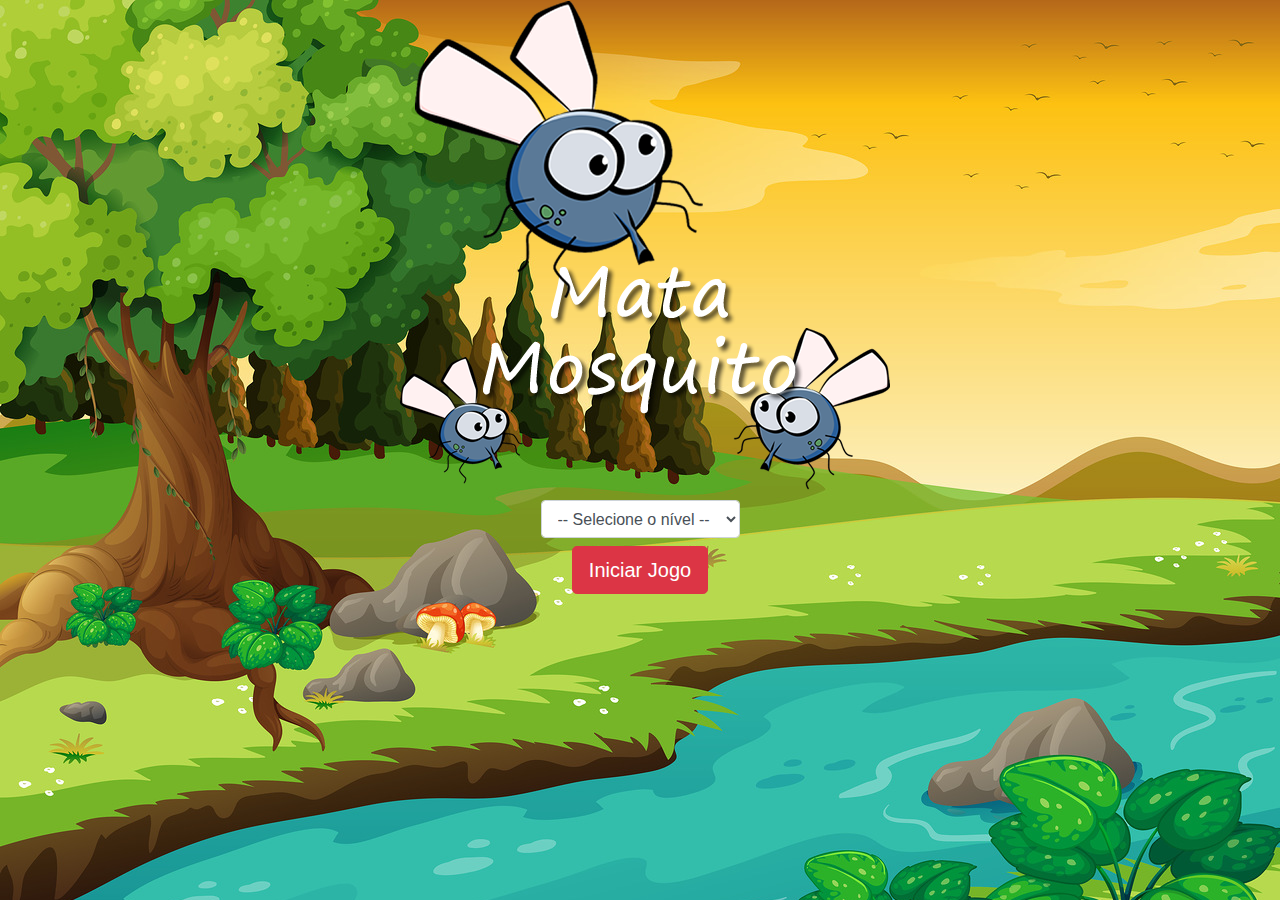
<file: projetos/mata-mosquito/index.html>
<!DOCTYPE html>
<html>
	<head>
		<title></title>
		<meta charset="UTF-8" />
		<link rel="stylesheet" href="https://maxcdn.bootstrapcdn.com/bootstrap/4.0.0/css/bootstrap.min.css" integrity="sha384-Gn5384xqQ1aoWXA+058RXPxPg6fy4IWvTNh0E263XmFcJlSAwiGgFAW/dAiS6JXm" crossorigin="anonymous">

		<link rel="stylesheet" href="estilo.css" />

		<script>
			function iniciarJogo() {
				var nivel = document.getElementById('nivel').value

				if(nivel === '') {
					alert('Selecione um nível para iniciar o jogo')
					return false
				}

				window.location.href = "app.html?" + nivel

			}
		</script>
	</head>
	<body>

		<div class="container">
			<div class="row">
				<div class="col">
					<div class="d-flex justify-content-center">
						<img src="imagens/game.png" />
					</div>
				</div>
			</div>

			<div class="row">
				<div class="col">
					<div class="d-flex justify-content-center">
						<div class="mb-2">
							<select class="form-control" id="nivel">
								<option value="">-- Selecione o nível --</option>
								<option value="normal">Normal</option>
								<option value="dificil">Difícil</option>
								<option value="chucknorris">Chuck Norris</option>
							</select>
						</div>
					</div>
				</div>
			</div>


			<div class="row">
				<div class="col">
					<div class="d-flex justify-content-center">
						<button type="button" class="btn btn-danger btn-lg" onclick="iniciarJogo()" >Iniciar Jogo</button>
					</div>
				</div>
			</div>
		</div>

	</body>
</html>
</file>
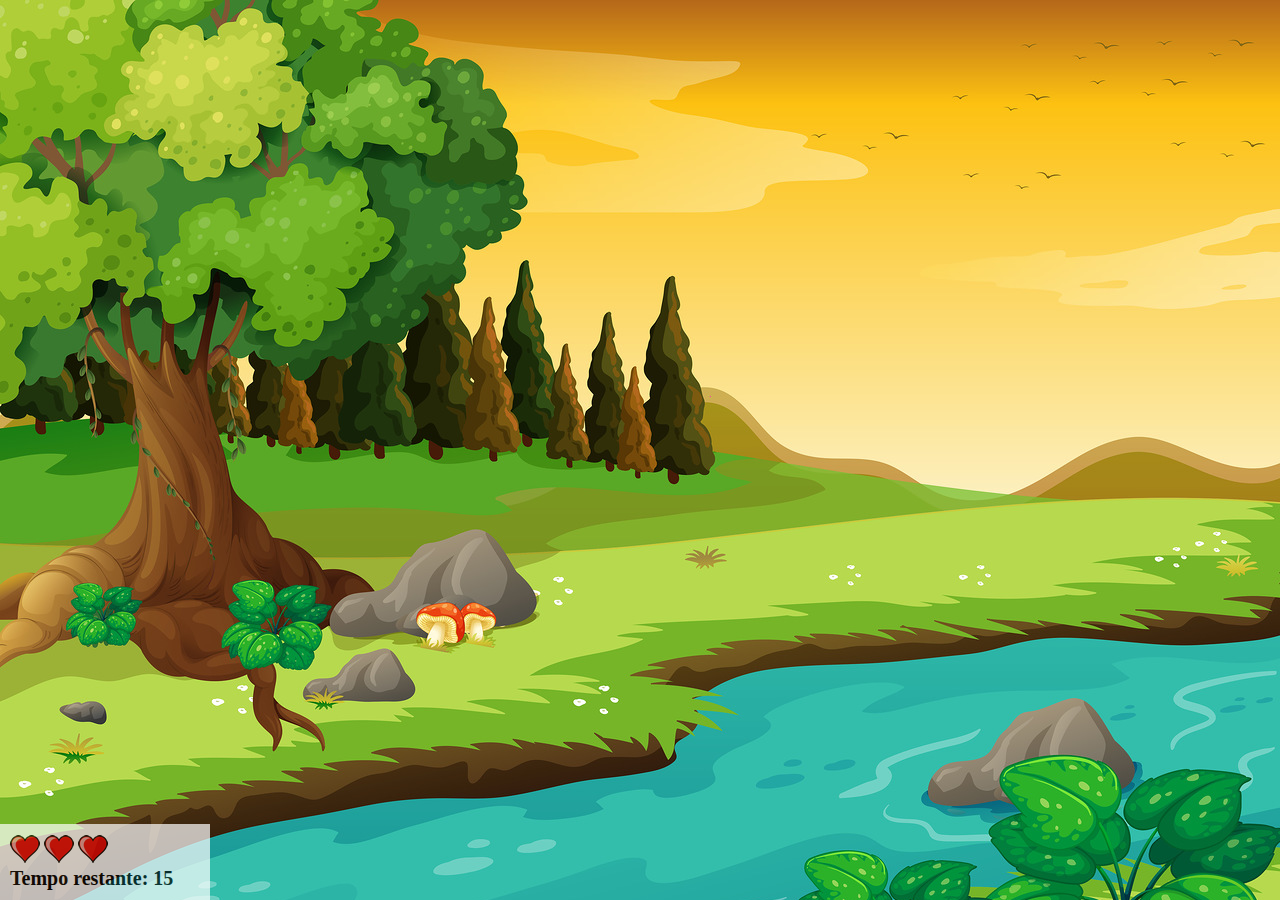
<file: projetos/mata-mosquito/app.html>
<!DOCTYPE html>
<html>
	<head>
		<title></title>
		<meta charset="UTF-8" />
		<link rel="stylesheet" href="estilo.css" />
		<script src="jogo.js"></script>
	</head>
	<body onresize="ajustaTamanhoPalcoJogo()">

		<div class="painel">
			<div class="vidas">
				<img id="v1" src="imagens/coracao_cheio.png" />
				<img id="v2" src="imagens/coracao_cheio.png" />
				<img id="v3" src="imagens/coracao_cheio.png" />
			</div>

			<div class="cronometro">Tempo restante: <span id="cronometro"></span></div>
		</div>

		<script>
			document.getElementById('cronometro').innerHTML = tempo

			var criaMosca = setInterval(function() { 
				posicaoRandomica()
			}, criaMosquitoTempo)
		</script>
	</body>
</html>
</file>
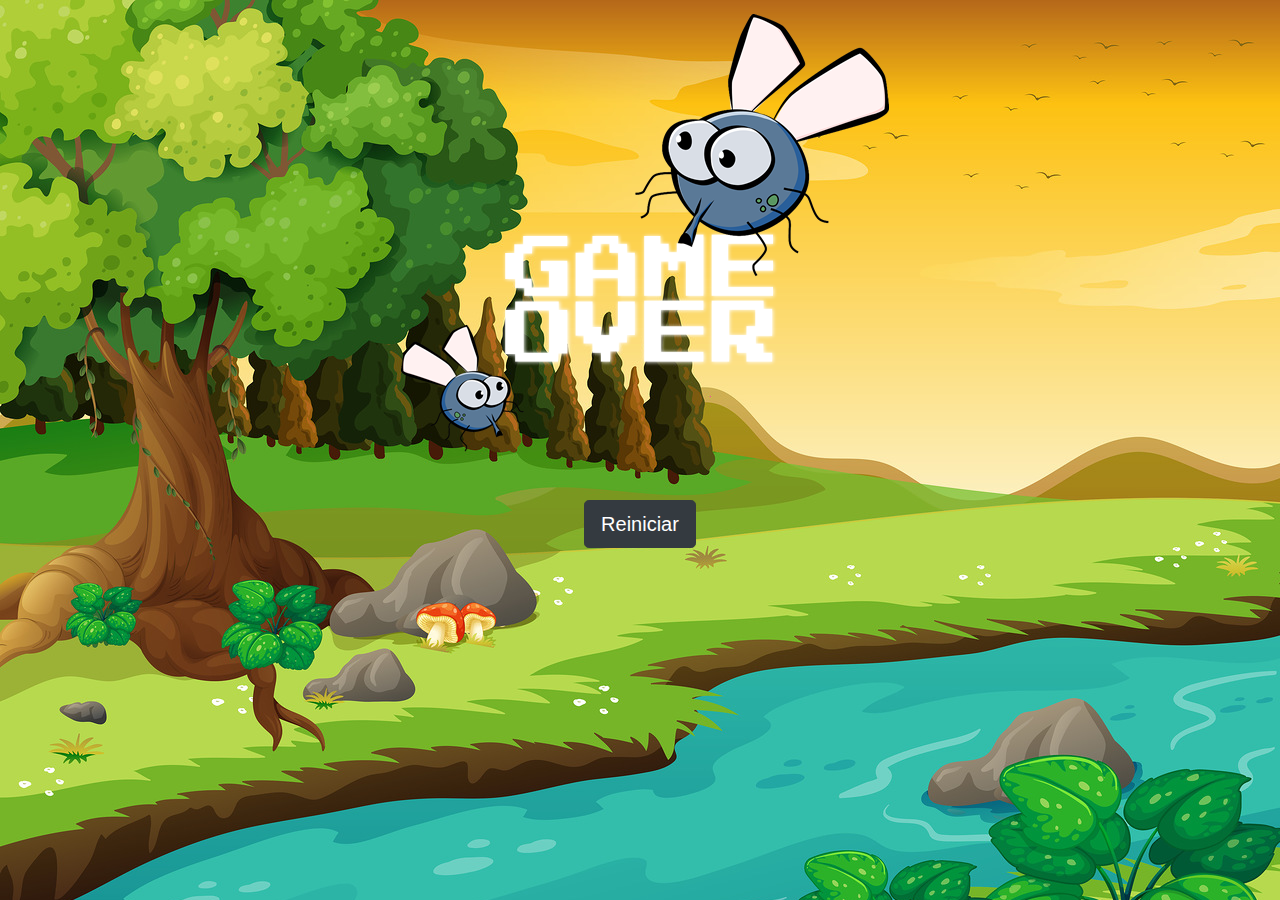
<file: projetos/mata-mosquito/fim_de_jogo.html>
<!DOCTYPE html>
<html>
	<head>
		<title></title>
		<meta charset="UTF-8" />

		<link rel="stylesheet" href="https://maxcdn.bootstrapcdn.com/bootstrap/4.0.0/css/bootstrap.min.css" integrity="sha384-Gn5384xqQ1aoWXA+058RXPxPg6fy4IWvTNh0E263XmFcJlSAwiGgFAW/dAiS6JXm" crossorigin="anonymous">

		<link rel="stylesheet" href="estilo.css" />
	</head>
	<body>

		<div class="container">
			<div class="row">
				<div class="col">
					<div class="d-flex justify-content-center">
						<img src="imagens/game_over.png" />
					</div>
				</div>
			</div>


			<div class="row">
				<div class="col">
					<div class="d-flex justify-content-center">
						<button type="button" class="btn btn-dark btn-lg" onclick="window.location.href = 'index.html' ">Reiniciar</button>
					</div>
				</div>
			</div>
		</div>

	</body>
</html>
</file>
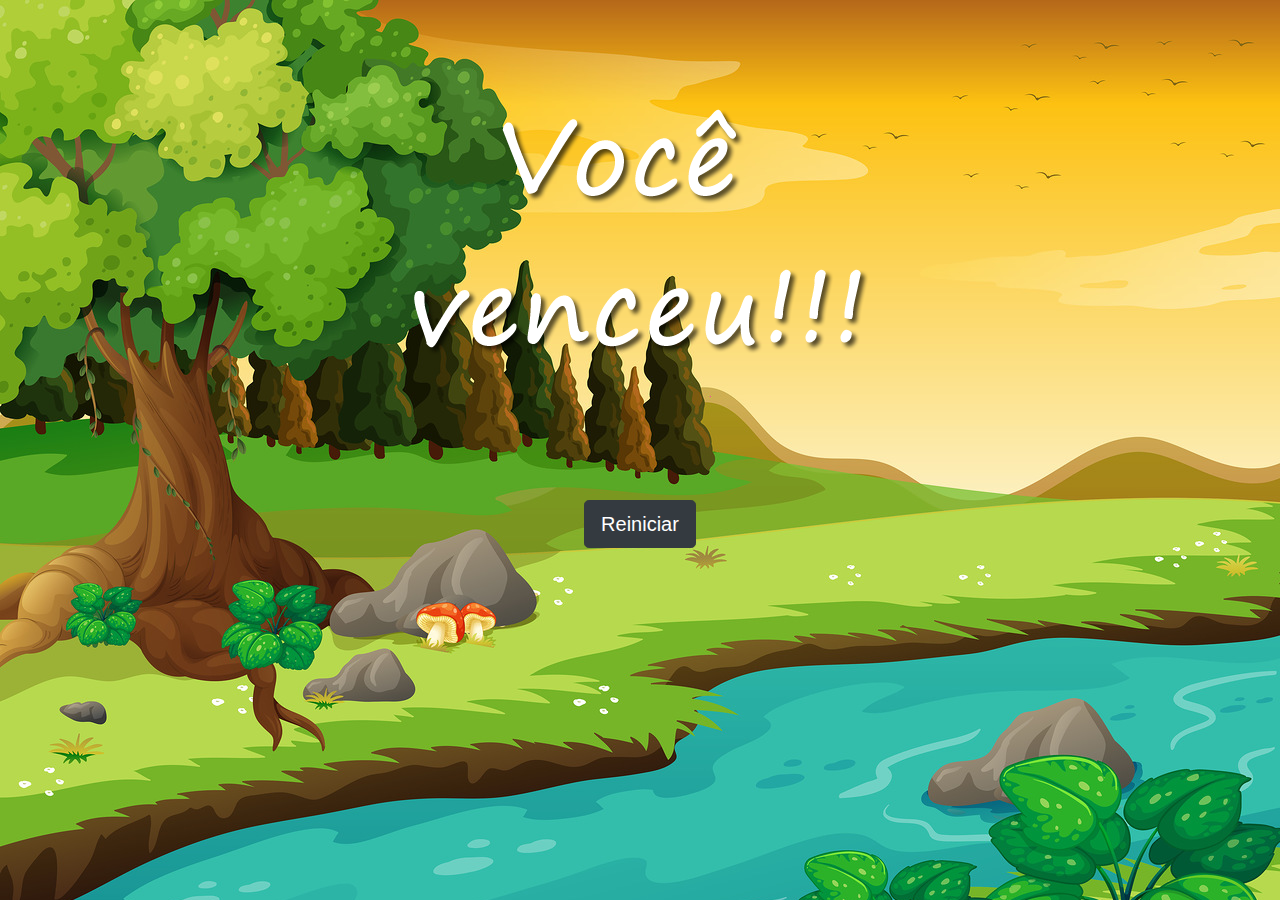
<file: projetos/mata-mosquito/vitoria.html>
<!DOCTYPE html>
<html>
	<head>
		<title></title>
		<meta charset="UTF-8" />

		<link rel="stylesheet" href="https://maxcdn.bootstrapcdn.com/bootstrap/4.0.0/css/bootstrap.min.css" integrity="sha384-Gn5384xqQ1aoWXA+058RXPxPg6fy4IWvTNh0E263XmFcJlSAwiGgFAW/dAiS6JXm" crossorigin="anonymous">

		<link rel="stylesheet" href="estilo.css" />
	</head>
	<body>

		<div class="container">
			<div class="row">
				<div class="col">
					<div class="d-flex justify-content-center">
						<img src="imagens/vitoria.png" />
					</div>
				</div>
			</div>


			<div class="row">
				<div class="col">
					<div class="d-flex justify-content-center">
						<button type="button" class="btn btn-dark btn-lg" onclick="window.location.href = 'index.html' ">Reiniciar</button>
					</div>
				</div>
			</div>
		</div>

	</body>
</html>
</file>
<file: projetos/mata-mosquito/estilo.css>
html {
	cursor: url(imagens/mata_mosquito.png) 30 30, auto;
}

body {
	background-image: url(imagens/bg.jpg);
	background-repeat: no-repeat;
	background-size: 100%;
}

.mosquito1 {
	width: 50px;
	height: 50px;
}

.mosquito2 {
	width: 70px;
	height: 70px;
}

.mosquito3 {
	width: 90px;
	height: 90px;
}

.ladoA {
	transform: scaleX(1);
}

.ladoB {
	transform: scaleX(-1);
}

.painel {
	position: absolute;
	width: 190px;
	padding: 10px;
	left: 0px;
	bottom: 0px;
	border-top:solid 1px #fff;
	background-color: #fff;
	opacity: 0.7
}

.vidas {
	float: left;
}

.cronometro {
	float: left;
	font-size: 20px;
	font-weight: bold;
}
</file>
